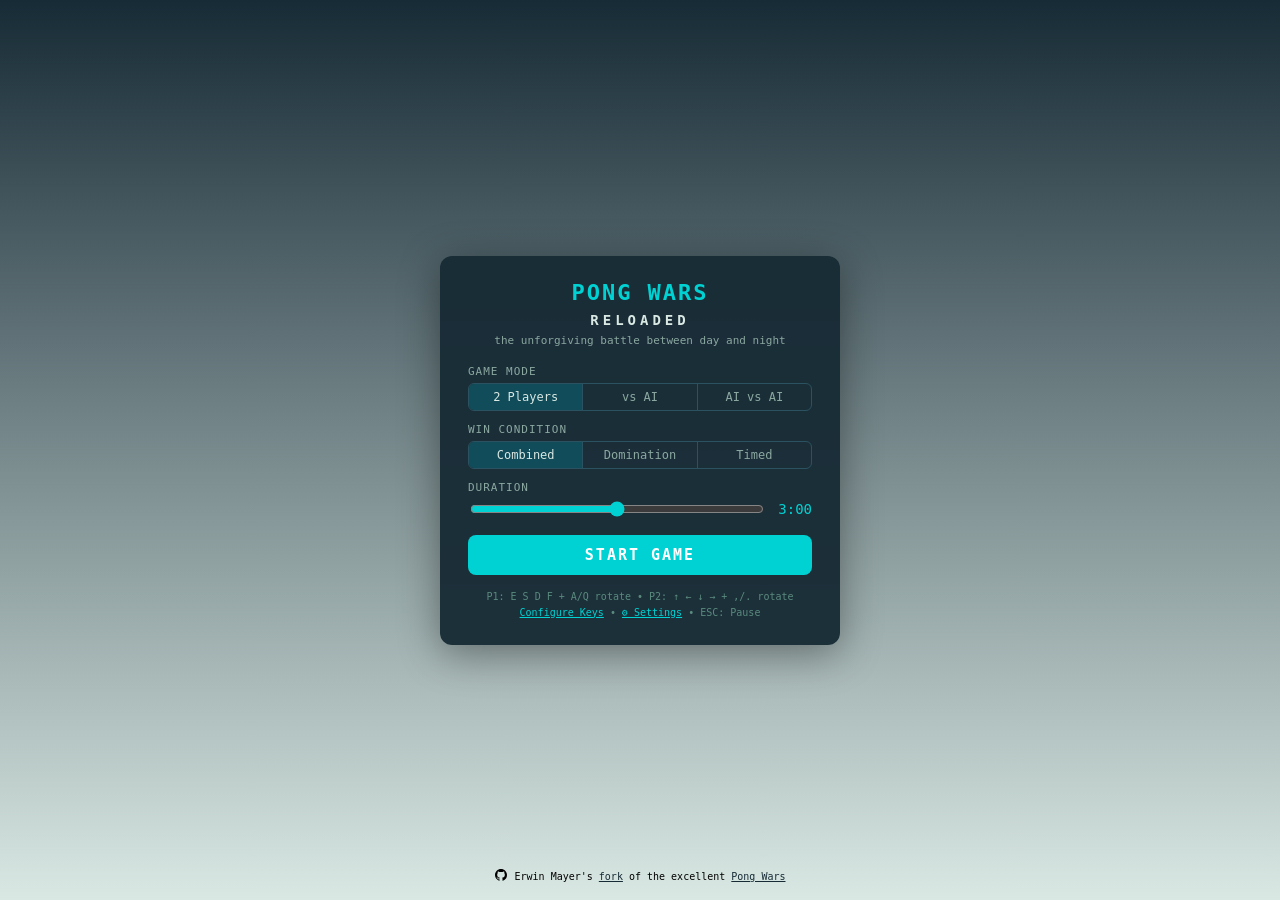
<file: index.html>
<!DOCTYPE html>
<html>

<head>
  <meta charset="utf-8" />
  <meta name="viewport"
    content="width=device-width, initial-scale=1, maximum-scale=1, user-scalable=no, viewport-fit=cover" />
  <title>Pong Wars Reloaded | Erwin Mayer</title>
  <meta name="description"
    content="The unforgiving battle between day and night, good and bad. Written in JavaScript with some HTML & CSS. Feel free to reuse the code and create your own version." />
  <link rel="manifest" href="manifest.json">
  <link rel="icon" type="image/svg+xml" href="icon.svg">
  <link rel="apple-touch-icon" href="icon.svg">
  <meta name="mobile-web-app-capable" content="yes">
  <meta name="apple-mobile-web-app-status-bar-style" content="black-translucent">
  <link rel="canonical" href="https://github.com/mayerwin/pong-wars-reloaded" />
  <link rel="author" href="https://erwinmayer.com" />
  <meta name="theme-color" content="#172B36" />
  <meta name="creator" content="Erwin Mayer" />
  <link rel="stylesheet" id="main-css" href="style.css">
  <script>
    // Cache-bust external CSS/JS: fetch with revalidation, hash content, reload if changed
    (function () {
      var files = [
        { sel: '#main-css', attr: 'href', path: 'style.css' },
        { sel: '#main-js', attr: 'src', path: 'game.js' }
      ];
      files.forEach(function (f) {
        fetch(f.path, { cache: 'no-cache' }).then(function (r) { return r.text(); }).then(function (t) {
          for (var h = 0x811c9dc5, i = 0; i < t.length; i++)
            h ^= t.charCodeAt(i), h = Math.imul(h, 0x01000193);
          var v = (h >>> 0).toString(36);
          var el = document.querySelector(f.sel);
          if (el && el[f.attr].indexOf('?v=' + v) === -1) el[f.attr] = f.path + '?v=' + v;
        });
      });
    })();
  </script>
</head>

<body>
  <div id="game-wrapper">
    <button id="fullscreen-btn" title="Fullscreen"><svg viewBox="0 0 24 24" width="1.2em" height="1.2em"
        stroke="currentColor" stroke-width="2" fill="none" stroke-linecap="round" stroke-linejoin="round">
        <path d="M8 3H5a2 2 0 0 0-2 2v3m18 0V5a2 2 0 0 0-2-2h-3m0 18h3a2 2 0 0 0 2-2v-3M3 16v3a2 2 0 0 0 2 2h3" />
      </svg></button>
    <button id="pause-btn" title="Pause"><svg viewBox="0 0 24 24" width="1.2em" height="1.2em" fill="currentColor">
        <rect x="6" y="4" width="4" height="16"></rect>
        <rect x="14" y="4" width="4" height="16"></rect>
      </svg></button>
    <!-- Mobile left panel (P1 Day) -->
    <div class="mobile-panel large-controls" id="mobile-panel-left">
      <button class="rot-btn rot-btn-top" id="rot-p1-ccw"><svg viewBox="0 0 24 24" width="1.2em" height="1.2em"
          stroke="currentColor" stroke-width="2" fill="none" stroke-linecap="round" stroke-linejoin="round">
          <polyline points="1 4 1 10 7 10"></polyline>
          <path d="M3.51 15a9 9 0 1 0 2.13-9.36L1 10"></path>
        </svg></button>
      <div class="joystick-area" id="joystick-p1">
        <div class="joystick-knob" id="knob-p1"></div>
      </div>
      <button class="rot-btn rot-btn-bottom" id="rot-p1-cw"><svg viewBox="0 0 24 24" width="1.2em" height="1.2em"
          stroke="currentColor" stroke-width="2" fill="none" stroke-linecap="round" stroke-linejoin="round">
          <polyline points="23 4 23 10 17 10"></polyline>
          <path d="M20.49 15a9 9 0 1 1-2.12-9.36L23 10"></path>
        </svg></button>
    </div>

    <!-- Side HUD + progress bar (Day) — between left panel and game area -->
    <div class="side-hud-bar" id="side-hud-bar-left">
      <span class="side-score" id="side-day-score">512</span>
      <span class="side-timer" id="side-timer-left"></span>
      <span class="side-powerups" id="side-day-powerups"></span>
      <div class="side-prog-track">
        <div class="vprog-day" style="height:50%"></div>
        <div class="vprog-night" style="height:50%"></div>
      </div>
    </div>
    <div id="container">
      <canvas id="pongCanvas" width="800" height="800"></canvas>
      <div id="hud">
        <div class="team day-team">
          <span class="team-name">day</span>
          <span class="team-score" id="day-score">512</span>
          <span class="powerup-icons" id="day-powerups"></span>
        </div>
        <span id="timer-display"></span>
        <div class="team night-team">
          <span class="powerup-icons" id="night-powerups"></span>
          <span class="team-score" id="night-score">512</span>
          <span class="team-name">night</span>
        </div>
      </div>
      <div id="progression-bar">
        <div id="prog-day" style="width:50%"></div>
        <div id="prog-night" style="width:50%"></div>
      </div>

      <!-- Mobile bottom panel (AI mode portrait) -->
      <div class="mobile-panel large-controls" id="mobile-panel-bottom">
        <button class="rot-btn rot-btn-top" id="rot-p1b-ccw"><svg viewBox="0 0 24 24" width="1.2em" height="1.2em"
            stroke="currentColor" stroke-width="2" fill="none" stroke-linecap="round" stroke-linejoin="round">
            <polyline points="1 4 1 10 7 10"></polyline>
            <path d="M3.51 15a9 9 0 1 0 2.13-9.36L1 10"></path>
          </svg></button>
        <div class="joystick-area" id="joystick-p1b">
          <div class="joystick-knob" id="knob-p1b"></div>
        </div>
        <button class="rot-btn rot-btn-bottom" id="rot-p1b-cw"><svg viewBox="0 0 24 24" width="1.2em" height="1.2em"
            stroke="currentColor" stroke-width="2" fill="none" stroke-linecap="round" stroke-linejoin="round">
            <polyline points="23 4 23 10 17 10"></polyline>
            <path d="M20.49 15a9 9 0 1 1-2.12-9.36L23 10"></path>
          </svg></button>
      </div>

      <button id="gear-btn" title="Settings">&#x2699;</button>

      <!-- Menu -->
      <div id="menu" class="overlay">
        <div class="menu-content">
          <h1>PONG WARS<br><span>RELOADED</span></h1>
          <p class="menu-subtitle">the unforgiving battle between day and night</p>
          <div class="option-group">
            <label>Game Mode</label>
            <div class="toggle-group" id="mode-select">
              <button data-value="2p" class="active">2 Players</button>
              <button data-value="ai">vs AI</button>
              <button data-value="aivsai">AI vs AI</button>
            </div>
          </div>
          <div class="option-group hidden" id="ai-options">
            <label id="ai-difficulty-label">Day AI Difficulty</label>
            <div class="toggle-group" id="difficulty-select">
              <button data-value="easy">Easy</button>
              <button data-value="medium" class="active">Medium</button>
              <button data-value="hard">Hard</button>
              <button data-value="hardest">Hardest</button>
            </div>
          </div>
          <div class="option-group hidden" id="ai2-options">
            <label id="ai2-difficulty-label">Night AI Difficulty</label>
            <div class="toggle-group" id="difficulty2-select">
              <button data-value="easy">Easy</button>
              <button data-value="medium" class="active">Medium</button>
              <button data-value="hard">Hard</button>
              <button data-value="hardest">Hardest</button>
            </div>
          </div>
          <div class="option-group">
            <label>Win Condition</label>
            <div class="toggle-group" id="win-select">
              <button data-value="combined" class="active">Combined</button>
              <button data-value="domination">Domination</button>
              <button data-value="timed">Timed</button>
            </div>
          </div>
          <div class="option-group" id="duration-options">
            <label>Duration</label>
            <div class="duration-row">
              <input type="range" id="duration-slider" min="60" max="300" value="180" step="30">
              <span class="duration-value" id="duration-label">3:00</span>
            </div>
          </div>
          <button class="start-button" id="start-btn">START GAME</button>
          <div class="controls-help desktop-only" id="desktop-controls-help">
            P1: E S D F + A/Q rotate &bull; P2: Arrows + ,/. rotate<br>
            <a id="config-keys-link" role="button" tabindex="0">Configure Keys</a> &bull; <a id="menu-settings-link" role="button" tabindex="0">&#x2699; Settings</a> &bull;
            ESC: Pause
          </div>
          <div class="controls-help mobile-only">
            Use side joysticks to move &bull; Buttons to rotate<br>
            <a id="menu-settings-link-mobile" role="button" tabindex="0">&#x2699; Settings</a>
          </div>
        </div>
      </div>

      <!-- Settings overlay -->
      <div id="settings-overlay" class="overlay hidden">
        <div class="menu-content" id="settings-content">
          <h1 style="font-size:16px;margin-bottom:6px">&#x2699; SETTINGS</h1>

          <h2 class="settings-section-title">Sound &amp; feedback</h2>
          <div class="setting-row">
            <label>Sound</label>
            <div class="setting-controls">
              <div class="toggle-group" id="snd-toggle" style="min-width:90px">
                <button data-value="on" class="active">On</button>
                <button data-value="off">Off</button>
              </div>
              <button class="reset-btn" data-key="soundEnabled" title="Reset to default">&#x21BA;</button>
            </div>
          </div>
          <div class="setting-row">
            <label>Menu Music</label>
            <div class="setting-controls">
              <div class="toggle-group" id="music-toggle" style="min-width:90px">
                <button data-value="on" class="active">On</button>
                <button data-value="off">Off</button>
              </div>
              <button class="reset-btn" data-key="menuMusicEnabled" title="Reset to default">&#x21BA;</button>
            </div>
          </div>
          <div class="setting-row">
            <label>Volume</label>
            <div class="setting-controls">
              <input type="range" id="volume-slider" min="0" max="100" value="70">
              <span class="setting-value" id="volume-label">70%</span>
              <button class="reset-btn" data-key="soundVolume" title="Reset to default">&#x21BA;</button>
            </div>
          </div>

          <div class="setting-row hidden" id="haptics-row">
            <label>Touch vibration</label>
            <div class="setting-controls">
              <div class="toggle-group" id="haptics-toggle" style="min-width:90px">
                <button data-value="on" class="active">On</button>
                <button data-value="off">Off</button>
              </div>
              <button class="reset-btn" data-key="hapticsEnabled" title="Reset to default">&#x21BA;</button>
            </div>
          </div>

          <h2 class="settings-section-title">Visual Effects</h2>
          <div class="setting-row">
            <label>Color Theme</label>
            <div class="setting-controls">
              <div class="toggle-group" id="theme-toggle" style="flex-wrap: wrap;">
                <button data-value="coral">Coral</button>
                <button data-value="sunset">Sunset</button>
                <button data-value="cyber" class="active">Cyber</button>
              </div>
              <button class="reset-btn" data-key="theme" title="Reset to default">&#x21BA;</button>
            </div>
          </div>
          <div class="setting-row">
            <label>All Effects</label>
            <div class="setting-controls">
              <div class="toggle-group" id="fx-master" style="min-width:90px">
                <button data-value="on" class="active">On</button>
                <button data-value="off">Off</button>
              </div>
              <button class="reset-btn" data-key="effectsEnabled" title="Reset to default">&#x21BA;</button>
            </div>
          </div>
          <div id="fx-sub">
            <div class="setting-row">
              <label>Screen Shake</label>
              <div class="setting-controls">
                <div class="toggle-group" id="fx-shake" style="min-width:90px">
                  <button data-value="on" class="active">On</button>
                  <button data-value="off">Off</button>
                </div>
                <button class="reset-btn" data-key="screenShake" title="Reset to default">&#x21BA;</button>
              </div>
            </div>
            <div class="setting-row">
              <label>Racket Outline</label>
              <div class="setting-controls">
                <div class="toggle-group" id="fx-outline" style="min-width:90px">
                  <button data-value="on" class="active">On</button>
                  <button data-value="off">Off</button>
                </div>
                <button class="reset-btn" data-key="racketOutline" title="Reset to default">&#x21BA;</button>
              </div>
            </div>
            <div class="setting-row">
              <label>Grid Lines</label>
              <div class="setting-controls">
                <div class="toggle-group" id="fx-grid" style="min-width:90px">
                  <button data-value="on" class="active">On</button>
                  <button data-value="off">Off</button>
                </div>
                <button class="reset-btn" data-key="gridEffect" title="Reset to default">&#x21BA;</button>
              </div>
            </div>
            <div class="setting-row">
              <label>Particles</label>
              <div class="setting-controls">
                <div class="toggle-group" id="fx-particles" style="min-width:90px">
                  <button data-value="on" class="active">On</button>
                  <button data-value="off">Off</button>
                </div>
                <button class="reset-btn" data-key="particles" title="Reset to default">&#x21BA;</button>
              </div>
            </div>
          </div>

          <div class="setting-row">
            <label>Progress Bar</label>
            <div class="setting-controls">
              <div class="toggle-group" id="fx-progbar" style="min-width:90px">
                <button data-value="on" class="active">On</button>
                <button data-value="off">Off</button>
              </div>
              <button class="reset-btn" data-key="progressionBar" title="Reset to default">&#x21BA;</button>
            </div>
          </div>

          <h2 class="settings-section-title">Powerups</h2>
          <div class="setting-row game-logic-setting" id="pu-freq-row">
            <label>Frequency</label>
            <div class="setting-controls">
              <input type="range" id="pu-freq-slider" min="5" max="60" value="15" step="5">
              <span class="setting-value" id="pu-freq-label">15s</span>
              <button class="reset-btn" data-key="powerupFrequency" title="Reset to default">&#x21BA;</button>
            </div>
          </div>
          <div class="setting-row game-logic-setting" id="pu-dur-row">
            <label>Duration</label>
            <div class="setting-controls">
              <input type="range" id="pu-dur-slider" min="10" max="120" value="40" step="5" aria-describedby="pu-duration-note">
              <span class="setting-value" id="pu-dur-label">40s</span>
              <button class="reset-btn" data-key="powerupDuration" title="Reset to default">&#x21BA;</button>
            </div>
          </div>
          <p class="setting-note" id="pu-duration-note">Pierce Ball always lasts 6 seconds at half speed.</p>
          <div class="setting-row game-logic-setting" id="pu-mirror-row">
            <label>Mirrored Types</label>
            <div class="setting-controls">
              <div class="toggle-group" id="pu-mirror-toggle" style="min-width:90px">
                <button data-value="on">On</button>
                <button data-value="off" class="active">Off</button>
              </div>
              <button class="reset-btn" data-key="mirroredPowerups" title="Reset to default">&#x21BA;</button>
            </div>
          </div>

          <h2 class="settings-section-title">Gameplay</h2>
          <div class="setting-row game-logic-setting" id="free-move-row">
            <label>Free Movement</label>
            <div class="setting-controls">
              <div class="toggle-group" id="free-move-toggle" style="min-width:90px">
                <button data-value="on">On</button>
                <button data-value="off" class="active">Off</button>
              </div>
              <button class="reset-btn" data-key="freeMovement" title="Reset to default">&#x21BA;</button>
            </div>
          </div>

          <div class="setting-row hidden" id="touch-mode-row">
            <label>Touch Controls</label>
            <div class="setting-controls">
              <div class="toggle-group" id="touch-mode-toggle" style="min-width:90px">
                <button data-value="on">On</button>
                <button data-value="off">Off</button>
              </div>
              <button class="reset-btn" data-key="touchControls" title="Reset to default">&#x21BA;</button>
            </div>
          </div>

          <button class="secondary-button desktop-only" id="settings-keys-btn">Configure Keys</button>
          <button class="start-button" id="close-settings-btn" style="margin-top:10px">DONE</button>
        </div>
      </div>

      <!-- Keybind overlay -->
      <div id="keybind-overlay" class="overlay hidden">
        <div class="menu-content">
          <h1 style="font-size:16px;margin-bottom:12px">KEY BINDINGS</h1>
          <div class="keybind-grid" id="keybind-grid"></div>
          <button class="secondary-button" id="reset-keys-btn">Reset to Defaults</button>
          <button class="start-button" id="close-keys-btn" style="margin-top:10px">DONE</button>
        </div>
      </div>

      <!-- Pause -->
      <div id="pause-overlay" class="overlay hidden">
        <div class="menu-content">
          <h1 style="font-size:26px">PAUSED</h1>
          <p style="font-size:11px;color:#8ba8a0;margin:6px 0">ESC to resume</p>
          <button class="start-button" id="resume-btn">RESUME</button>
          <button class="secondary-button" id="pause-settings-btn">&#x2699; SETTINGS</button>
          <button class="secondary-button" id="quit-btn">QUIT TO MENU</button>
        </div>
      </div>

      <!-- Game Over -->
      <div id="gameover" class="overlay hidden">
        <div class="menu-content" id="gameover-content">
          <h1 id="winner-text">DAY WINS!</h1>
          <p id="final-score">520 - 504</p>
          <button class="start-button" id="play-again-btn">PLAY AGAIN</button>
          <button class="secondary-button" id="menu-btn">MENU</button>
        </div>
      </div>



      <p id="made">
        <svg class="gh-icon" viewBox="0 0 16 16" fill="currentColor">
          <path
            d="M8 0C3.58 0 0 3.58 0 8c0 3.54 2.29 6.53 5.47 7.59.4.07.55-.17.55-.38 0-.19-.01-.82-.01-1.49-2.01.37-2.53-.49-2.69-.94-.09-.23-.48-.94-.82-1.13-.28-.15-.68-.52-.01-.53.63-.01 1.08.58 1.23.82.72 1.21 1.87.87 2.33.66.07-.52.28-.87.51-1.07-1.78-.2-3.64-.89-3.64-3.95 0-.87.31-1.59.82-2.15-.08-.2-.36-1.02.08-2.12 0 0 .67-.21 2.2.82.64-.18 1.32-.27 2-.27.68 0 1.36.09 2 .27 1.53-1.04 2.2-.82 2.2-.82.44 1.1.16 1.92.08 2.12.51.56.82 1.27.82 2.15 0 3.07-1.87 3.75-3.65 3.95.29.25.54.73.54 1.48 0 1.07-.01 1.93-.01 2.2 0 .21.15.46.55.38A8.013 8.013 0 0016 8c0-4.42-3.58-8-8-8z" />
        </svg> Erwin Mayer's <a href="https://github.com/mayerwin/pong-wars-reloaded" target="_blank"
          rel="noopener">fork</a> of the excellent <a href="https://github.com/vnglst/pong-wars" target="_blank"
          rel="noopener">Pong Wars</a>
      </p>
    </div>

    <!-- Side HUD + progress bar (Night) — between game area and right panel -->
    <div class="side-hud-bar" id="side-hud-bar-right">
      <span class="side-score" id="side-night-score">512</span>
      <span class="side-timer" id="side-timer-right"></span>
      <span class="side-powerups" id="side-night-powerups"></span>
      <div class="side-prog-track">
        <div class="vprog-day" style="height:50%"></div>
        <div class="vprog-night" style="height:50%"></div>
      </div>
    </div>
    <!-- Mobile right panel (P2 Night) -->
    <div class="mobile-panel large-controls" id="mobile-panel-right">
      <button class="rot-btn rot-btn-top" id="rot-p2-ccw"><svg viewBox="0 0 24 24" width="1.2em" height="1.2em"
          stroke="currentColor" stroke-width="2" fill="none" stroke-linecap="round" stroke-linejoin="round">
          <polyline points="1 4 1 10 7 10"></polyline>
          <path d="M3.51 15a9 9 0 1 0 2.13-9.36L1 10"></path>
        </svg></button>
      <div class="joystick-area" id="joystick-p2">
        <div class="joystick-knob" id="knob-p2"></div>
      </div>
      <button class="rot-btn rot-btn-bottom" id="rot-p2-cw"><svg viewBox="0 0 24 24" width="1.2em" height="1.2em"
          stroke="currentColor" stroke-width="2" fill="none" stroke-linecap="round" stroke-linejoin="round">
          <polyline points="23 4 23 10 17 10"></polyline>
          <path d="M20.49 15a9 9 0 1 1-2.12-9.36L23 10"></path>
        </svg></button>
    </div>
  </div>


  <!-- Rotate Device Overlay (1 vs 1 mobile portrait) -->
  <div id="rotate-overlay" class="overlay hidden">
    <div class="menu-content">
      <svg viewBox="0 0 24 24" width="64" height="64" fill="none" stroke="currentColor" stroke-width="2"
        stroke-linecap="round" stroke-linejoin="round" style="margin-bottom: 20px; opacity: 0.8;">
        <rect x="5" y="2" width="14" height="20" rx="2" ry="2" transform="rotate(90 12 12)"></rect>
        <path d="M12 18v-3"></path>
        <path d="M12 9v-3"></path>
        <path d="M17 12l-2 2-2-2"></path>
        <path d="M7 12l2-2 2 2"></path>
      </svg>
      <h2 style="margin: 0; font-size: 18px;">Please Rotate Device</h2>
      <p style="font-size: 14px; opacity: 0.7; margin-top: 10px;">Landscape orientation is required<br>for 1 vs 1 mobile
        play.</p>
    </div>
  </div>

  <script src="menu-music.js"></script>
  <script src="ui-feedback.js"></script>
  <script id="main-js" src="game.js"></script>
</body>

</html>
</file>
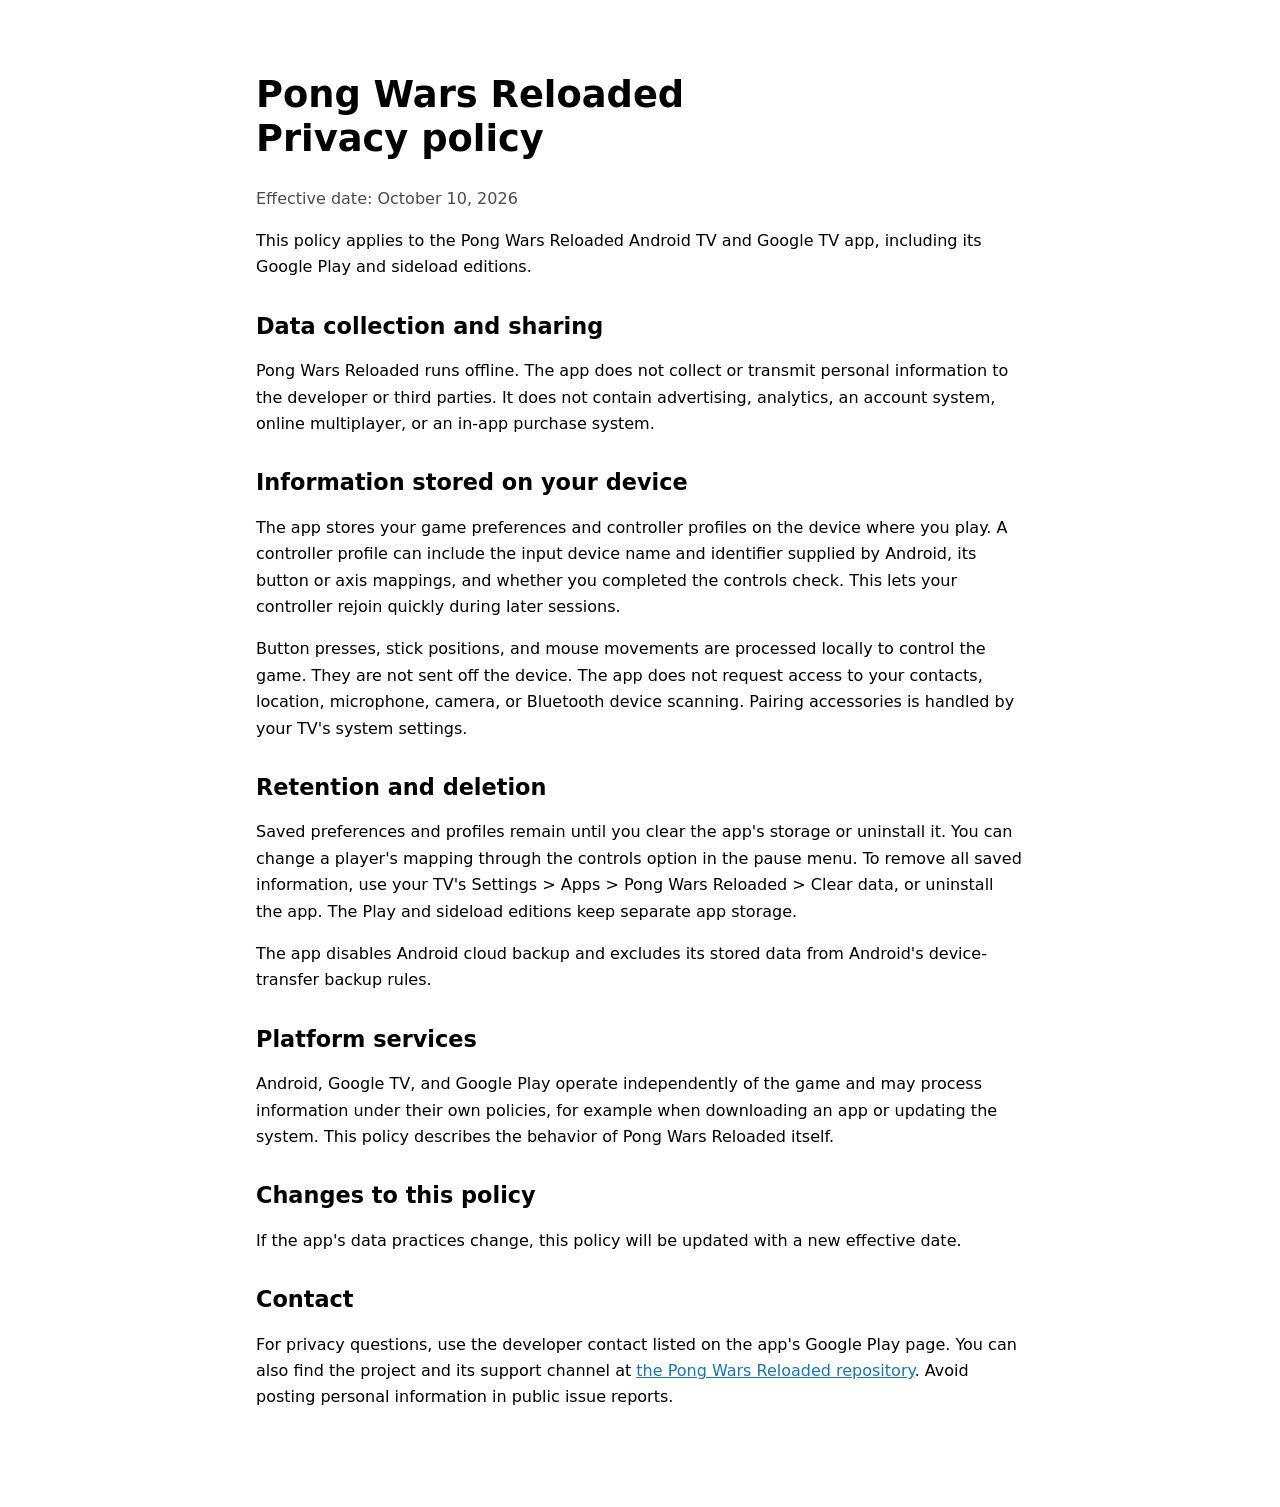
<file: android/publishing/privacy.html>
<!doctype html>
<html lang="en">
<head>
  <meta charset="utf-8">
  <meta name="viewport" content="width=device-width,initial-scale=1">
  <meta http-equiv="Content-Security-Policy" content="default-src 'none'; style-src 'unsafe-inline'; base-uri 'none'; form-action 'none'">
  <title>Privacy policy — Pong Wars Reloaded</title>
  <style>
    :root { color-scheme: light dark; font-family: system-ui, sans-serif; line-height: 1.65; }
    body { max-width: 48rem; margin: 0 auto; padding: 3rem 1.5rem 5rem; }
    h1, h2 { line-height: 1.2; } h1 { font-size: 2.3rem; } h2 { margin-top: 2rem; font-size: 1.4rem; }
    a { color: #1675b9; } @media (prefers-color-scheme: dark) { a { color: #76c5ff; } }
    .date { opacity: .7; }
  </style>
</head>
<body>
  <main>
    <h1>Pong Wars Reloaded<br>Privacy policy</h1>
    <p class="date">Effective date: October 10, 2026</p>
    <p>This policy applies to the Pong Wars Reloaded Android TV and Google TV app, including its Google Play and sideload editions.</p>

    <h2>Data collection and sharing</h2>
    <p>Pong Wars Reloaded runs offline. The app does not collect or transmit personal information to the developer or third parties. It does not contain advertising, analytics, an account system, online multiplayer, or an in-app purchase system.</p>

    <h2>Information stored on your device</h2>
    <p>The app stores your game preferences and controller profiles on the device where you play. A controller profile can include the input device name and identifier supplied by Android, its button or axis mappings, and whether you completed the controls check. This lets your controller rejoin quickly during later sessions.</p>
    <p>Button presses, stick positions, and mouse movements are processed locally to control the game. They are not sent off the device. The app does not request access to your contacts, location, microphone, camera, or Bluetooth device scanning. Pairing accessories is handled by your TV's system settings.</p>

    <h2>Retention and deletion</h2>
    <p>Saved preferences and profiles remain until you clear the app's storage or uninstall it. You can change a player's mapping through the controls option in the pause menu. To remove all saved information, use your TV's Settings &gt; Apps &gt; Pong Wars Reloaded &gt; Clear data, or uninstall the app. The Play and sideload editions keep separate app storage.</p>
    <p>The app disables Android cloud backup and excludes its stored data from Android's device-transfer backup rules.</p>

    <h2>Platform services</h2>
    <p>Android, Google TV, and Google Play operate independently of the game and may process information under their own policies, for example when downloading an app or updating the system. This policy describes the behavior of Pong Wars Reloaded itself.</p>

    <h2>Changes to this policy</h2>
    <p>If the app's data practices change, this policy will be updated with a new effective date.</p>

    <h2>Contact</h2>
    <p>For privacy questions, use the developer contact listed on the app's Google Play page. You can also find the project and its support channel at <a href="https://github.com/mayerwin/pong-wars-reloaded">the Pong Wars Reloaded repository</a>. Avoid posting personal information in public issue reports.</p>
  </main>
</body>
</html>
</file>
<file: style.css>
/* ==================== THEMES ==================== */
:root {
  /* Default Theme: Cyber */
  --ui-accent: #00D2D3;
  --ui-accent-rgb: 0, 210, 211;
  --powerup-color: #00D2D3;
}

body.theme-sunset {
  --ui-accent: #F4A261;
  --ui-accent-rgb: 244, 162, 97;
  --powerup-color: #F4A261;
}

body.theme-coral {
  --ui-accent: #F25F5C;
  --ui-accent-rgb: 242, 95, 92;
  --powerup-color: #F25F5C;
}



/* ==================== BASE ==================== */
* {
  box-sizing: border-box;
  -webkit-tap-highlight-color: transparent;
}

html {
  height: 100%;
  height: 100dvh;
  overscroll-behavior: none;
  touch-action: none;
  -webkit-touch-callout: none;
}

body {
  height: 100%;
  height: 100dvh;
  margin: 0;
  padding: 0;
  display: flex;
  justify-content: center;
  align-items: center;
  background: linear-gradient(to bottom, #172b36 0%, #d9e8e3 100%);
  overflow: hidden;
  touch-action: none;
  overscroll-behavior: none;
  font-family: monospace;
  -webkit-user-select: none;
  user-select: none;
  -webkit-touch-callout: none;
}

#game-wrapper {
  display: flex;
  flex-direction: row;
  align-items: center;
  justify-content: center;
  height: 100%;
  width: 100%;
}

/* ==================== CONTAINER ==================== */
#container {
  display: flex;
  align-items: center;
  flex-direction: column;
  width: min(70vh, 80%);
  max-width: 600px;
  height: 100%;
  position: relative;
}

/* ==================== CANVAS ==================== */
#pongCanvas {
  display: block;
  /* The engine draws antialiased vectors at full display density. Preserve
     those pixels when CSS sizing/centering lands between physical pixels. */
  image-rendering: pixelated;
  image-rendering: crisp-edges;
  border-radius: 4px;
  overflow: hidden;
  width: 100%;
  margin-top: auto;
  box-shadow: 0 0 20px rgba(0, 0, 0, 0.2);
}

/* ==================== HUD ==================== */
#hud {
  display: flex;
  justify-content: space-between;
  align-items: center;
  width: 100%;
  margin-top: 10px;
  font-size: 13px;
  color: #172b36;
  padding: 0 4px;
}

.team {
  display: flex;
  align-items: center;
  gap: 5px;
}

.team-score {
  font-weight: bold;
  font-size: 15px;
}

.powerup-icons {
  display: flex;
  gap: 3px;
}

.powerup-icon {
  display: inline-flex;
  align-items: center;
  justify-content: center;
  min-width: 18px;
  height: 18px;
  border-radius: 9px;
  padding: 0 3px;
  background: var(--ui-accent);
  color: #fff;
  font-size: 10px;
  font-weight: bold;
  text-align: center;
  line-height: 18px;
  white-space: nowrap;
  box-sizing: border-box;
}

#timer-display {
  font-size: 15px;
  font-weight: bold;
  color: #172b36;
  min-width: 40px;
  text-align: center;
}

#duration-label {
  cursor: pointer;
}

/* Progress bar — ONLY visible in-game */
#progression-bar {
  width: 100%;
  height: 6px;
  border-radius: 3px;
  overflow: hidden;
  margin-top: 6px;
  display: none;
  box-shadow: inset 0 1px 3px rgba(0, 0, 0, 0.15);
}

body.game-active #progression-bar {
  display: flex;
}

#prog-day {
  height: 100%;
  background: #D9E8E3;
  transition: width 0.3s;
}

#prog-night {
  height: 100%;
  background: #114C5A;
  transition: width 0.3s;
}

/* HUD — ONLY visible in-game */
body:not(.game-active) #hud {
  display: none;
}

/* ==================== FOOTER ==================== */
#made {
  text-align: center;
  line-height: 1.5;
  margin-top: auto;
  margin-bottom: 16px;
  font-size: 10px;
  position: relative;
  z-index: 15;
  /* above overlay so links are clickable on menu */
}

#made a {
  color: #172b36;
  text-decoration: underline;
}

#made .gh-icon {
  width: 12px;
  height: 12px;
  vertical-align: -1px;
  margin-right: 2px;
}

/* Small screen: pin footer to bottom */
body.is-small-screen #made {
  position: fixed;
  bottom: 16px;
  left: 16px;
  right: 16px;
  margin: 0;
}

/* Hide footer in landscape on phone-sized screens */
@media (orientation: landscape) and (max-height: 500px) {
  #made {
    display: none;
  }
}

/* ==================== TOUCH CONTROLS ==================== */
.mobile-panel {
  display: none;
  flex-direction: column;
  align-items: center;
  justify-content: center;
  gap: 12px;
  padding: 4px;
  width: 70px;
  flex-shrink: 0;
}

/* Semantic Player Control Visibility: Hide panels when controlled by AI */
body.p1-ai #mobile-panel-left,
body.p1-ai #mobile-panel-bottom {
  display: none !important;
}

body.p2-ai #mobile-panel-right {
  display: none !important;
}

/* Standard control pad: buttons col 1 (left), joystick col 2 (right) — rotated per orientation */
body.is-mobile.game-active .mobile-panel {
  display: grid;
  width: auto;
  grid-template-columns: auto auto;
  grid-template-rows: 1fr 1fr;
  gap: 14px 12px;
  align-items: center;
  justify-items: center;
  padding: 6px 10px;
}

body.is-mobile.game-active .mobile-panel .rot-btn-top {
  grid-row: 1;
  grid-column: 1;
}

body.is-mobile.game-active .mobile-panel .rot-btn-bottom {
  grid-row: 2;
  grid-column: 1;
}

body.is-mobile.game-active .mobile-panel .joystick-area {
  grid-row: 1 / 3;
  grid-column: 2;
}

/* Premium 'large-scale' controls component system */
body.is-mobile.game-active .mobile-panel.large-controls {
  gap: 14px 80px;
}

body.is-mobile.game-active .mobile-panel.large-controls .joystick-area {
  width: 84px;
  height: 84px;
}

body.is-mobile.game-active .mobile-panel.large-controls .joystick-knob {
  width: 36px;
  height: 36px;
}

body.is-mobile.game-active .mobile-panel.large-controls .rot-btn {
  width: 62px;
  height: 62px;
  font-size: 24px;
}


/* Unified Solo Desktop Touch Layout (Strictly for laptops/monitors with touch enabled) */
body.is-mobile.has-fine-pointer.game-active.ai-mode #made,
body.is-mobile.has-fine-pointer.game-active.ai-mode .side-hud-bar,
body.is-mobile.has-fine-pointer.game-active.ai-mode #mobile-panel-left,
body.is-mobile.has-fine-pointer.game-active.ai-mode #mobile-panel-right {
  display: none !important;
}

body.is-mobile.has-fine-pointer.game-active.ai-mode #hud,
body.is-mobile.has-fine-pointer.game-active.ai-mode #progression-bar {
  display: flex !important;
}

body.is-mobile.has-fine-pointer.game-active.ai-mode:not(.p1-ai) #mobile-panel-bottom {
  display: grid !important;
  position: fixed;
  bottom: 72px;
  left: 50%;
  transform: translateX(-50%);
  width: auto;
  margin: 0;
  z-index: 10;
}

body.is-mobile.has-fine-pointer.game-active.ai-mode #game-wrapper {
  flex-direction: column !important;
  align-items: center !important;
  justify-content: center !important;
  padding-top: 0 !important;
  padding-bottom: 220px !important;
}

body.is-mobile.has-fine-pointer.game-active.ai-mode #container {
  width: auto !important;
  max-width: 100% !important;
  margin: 0 auto !important;
  flex: 0 0 auto !important;
  height: auto !important;
}

body.is-mobile.has-fine-pointer.game-active.ai-mode #pongCanvas {
  /* Restore square aspect ratio and cap height to clear the bottom panel */
  aspect-ratio: 1 / 1 !important;
  width: auto !important;
  height: min(calc(100vh - 275px), 600px) !important;
  margin-top: 0 !important;
}

#mobile-panel-bottom {
  display: none;
}

/* Base AI Mode hiding: ensure right panel is always hidden in solo matches */

.joystick-area {
  width: 56px;
  height: 56px;
  border-radius: 50%;
  background: rgba(23, 43, 54, 0.25);
  border: 2px solid rgba(var(--ui-accent-rgb), 0.4);
  position: relative;
  touch-action: none;
}

.joystick-knob {
  width: 24px;
  height: 24px;
  border-radius: 50%;
  background: rgba(var(--ui-accent-rgb), 0.5);
  position: absolute;
  top: 50%;
  left: 50%;
  transform: translate(-50%, -50%);
  pointer-events: none;
  will-change: transform;
}

.rotate-btns {
  display: flex;
  gap: 16px;
}

.rot-btn {
  width: 36px;
  height: 36px;
  border-radius: 50%;
  background: rgba(23, 43, 54, 0.4);
  border: 2px solid rgba(var(--ui-accent-rgb), 0.35);
  color: #D9E8E3;
  font-size: 16px;
  cursor: pointer;
  touch-action: none;
  display: flex;
  align-items: center;
  justify-content: center;
  padding: 0;
}

.rot-btn:active,
.rot-btn.pressed {
  background: rgba(var(--ui-accent-rgb), 0.5);
}

/* Side HUD bars — hidden by default, shown in landscape in-game */
.side-hud-bar {
  display: none;
}

#fullscreen-btn {
  display: none;
  position: fixed;
  top: 6px;
  left: 6px;
  z-index: 20;
  background: rgba(23, 43, 54, 0.7);
  border: 1px solid rgba(var(--ui-accent-rgb), 0.4);
  color: #D9E8E3;
  font-size: 18px;
  width: 28px;
  height: 28px;
  border-radius: 6px;
  cursor: pointer;
  align-items: center;
  justify-content: center;
  padding: 0;
}

body.is-mobile.game-active #fullscreen-btn {
  display: flex;
}

#pause-btn {
  display: none;
  position: fixed;
  top: 6px;
  left: 40px;
  z-index: 20;
  background: rgba(23, 43, 54, 0.7);
  border: 1px solid rgba(var(--ui-accent-rgb), 0.4);
  color: #D9E8E3;
  font-size: 18px;
  width: 28px;
  height: 28px;
  border-radius: 6px;
  cursor: pointer;
  align-items: center;
  justify-content: center;
  padding: 0;
}

body.is-mobile.game-active #pause-btn {
  display: flex;
}

/* Hide gear button on mobile/touch (pause menu has settings access) */
body.is-mobile #gear-btn {
  display: none;
}

/* ==================== MOBILE ==================== */
body.is-small-screen #pongCanvas {
  border-radius: 0;
  box-shadow: none;
}

/* Mobile in-game footer hidden when touch controls active (prevent accidental taps) */
body.is-mobile:not(.has-fine-pointer).game-active #made {
  display: none;
}

/* ==================== PORTRAIT MOBILE IN-GAME ==================== */
@media (orientation: portrait) {

  /* --- Layout: applies to all mobile/touch-active devices --- */
  body.is-mobile.game-active #made {
    display: none;
  }

  body.is-mobile.game-active #game-wrapper {
    flex-direction: row;
    flex-wrap: wrap;
    justify-content: center;
    align-items: center;
    align-content: center;
    gap: 0;
  }

  body.is-mobile.game-active #container {
    width: 100%;
    max-width: 600px;
    padding: 0;
    margin: 0 auto 20vh auto;
    flex: 0 0 auto;
    order: 0;
    height: auto;
  }

  body.is-mobile.game-active #pongCanvas {
    margin-top: 0;
  }

  body.is-mobile.game-active .side-hud-bar {
    display: none !important;
  }

  /* --- Touch controls: only when touch enabled --- */
  body.is-mobile.game-active #mobile-panel-left {
    order: 1;
    margin-left: 26px;
    position: fixed;
    bottom: 72px;
    left: 0;
  }

  body.is-mobile.game-active #mobile-panel-right {
    order: 2;
    margin-right: 26px;
    position: fixed;
    bottom: 72px;
    right: 0;
  }

  /* Standard portrait sizes (applied to 2P mode side-panels if not overridden) */
  body.is-mobile.game-active .mobile-panel:not(.large-controls) .joystick-area {
    width: 62px;
    height: 62px;
  }

  body.is-mobile.game-active .mobile-panel:not(.large-controls) .joystick-knob {
    width: 26px;
    height: 26px;
  }

  body.is-mobile.game-active .mobile-panel:not(.large-controls) .rot-btn {
    width: 48px;
    height: 48px;
    font-size: 19px;
  }

  /* AI mode touch controls: hide side panels and use centered bottom panel (Mobile Only) */
  body.is-mobile:not(.has-fine-pointer).game-active.ai-mode #mobile-panel-left,
  body.is-mobile:not(.has-fine-pointer).game-active.ai-mode #mobile-panel-right {
    display: none;
  }

  body.is-mobile:not(.has-fine-pointer).game-active.ai-mode:not(.p1-ai) #mobile-panel-bottom {
    display: grid;
    position: fixed;
    bottom: 72px;
    left: 50%;
    transform: translateX(-50%);
  }

  body.is-mobile:not(.has-fine-pointer).game-active.ai-mode #container {
    width: auto;
    max-width: 100%;
  }
}

/* ===== LANDSCAPE MOBILE IN-GAME (touch enabled) ===== */
@media (orientation: landscape) {

  /* --- ALL TOUCH: same standard grid as portrait, rotated per player ---
     Standard layout: buttons col 1, joystick col 2 (buttons-left, joystick-right).
     Left player faces right: rotate 90° CW → joystick at bottom (player's right), buttons at top (player's left).
     Right player faces left: rotate 90° CCW → joystick at bottom (player's right), buttons at top (player's left). */
  /* --- PREMIUM CONTROL COMPONENT: Standard layout for side panels --- */
  body.is-mobile.game-active #mobile-panel-left,
  body.is-mobile.game-active #mobile-panel-right {
    display: grid;
    flex-shrink: 0;
    gap: 14px 80px;
  }

  /* Side panel hiding handled by p2-ai class */

  /* Control sizes for all premium panels (both orientations) */
  body.is-mobile.game-active #mobile-panel-left .joystick-area,
  body.is-mobile.game-active #mobile-panel-right .joystick-area,
  body.is-mobile.game-active.ai-mode #mobile-panel-bottom .joystick-area {
    width: 84px;
    height: 84px;
  }

  body.is-mobile.game-active #mobile-panel-left .joystick-knob,
  body.is-mobile.game-active #mobile-panel-right .joystick-knob,
  body.is-mobile.game-active.ai-mode #mobile-panel-bottom .joystick-knob {
    width: 36px;
    height: 36px;
  }

  body.is-mobile.game-active #mobile-panel-left .rot-btn,
  body.is-mobile.game-active #mobile-panel-right .rot-btn,
  body.is-mobile.game-active.ai-mode #mobile-panel-bottom .rot-btn {
    width: 62px;
    height: 62px;
    font-size: 24px;
  }

  /* --- Orientation Overrides --- */
  body.is-mobile.game-active .mobile-panel:not(.large-controls) {
    /* Lower gap for small orientation-specific panels */
    gap: 14px 12px;
  }

  /* Pin panels to screen edges and rotate. translateX pushes them to the right from the player's perspective */
  body.is-mobile:not(.has-fine-pointer).game-active #mobile-panel-left {
    position: fixed;
    left: 0px;
    /* changed from 22px to compensate for rotated box dimensions */
    top: 50%;
    transform: translateY(-50%) rotate(90deg) translateX(30px);
  }

  body.is-mobile:not(.has-fine-pointer).game-active #mobile-panel-right {
    position: fixed;
    right: 0px;
    /* changed from 22px to compensate for rotated box dimensions */
    top: 50%;
    transform: translateY(-50%) rotate(-90deg) translateX(30px);
  }

  /* --- Layout: applies to ALL small screens (touch on or off) --- */
  body.is-small-screen.game-active #game-wrapper {
    align-items: center;
  }

  body.is-small-screen.game-active #container {
    width: auto;
    max-width: none;
    flex: 0 0 auto;
    height: 100%;
    padding: 0;
  }

  body.is-small-screen.game-active #pongCanvas {
    width: auto;
    height: 100%;
    aspect-ratio: 1 / 1;
    margin-top: 0;
  }

  /* Hide center HUD + progress bar — side HUD bars replace them */
  body.is-small-screen.game-active #hud {
    display: none !important;
  }

  body.is-small-screen.game-active #progression-bar {
    display: none !important;
  }

  /* Side HUD bars: 2-column grid — progress bar inner, text outer */
  body.is-small-screen.game-active .side-hud-bar {
    display: grid;
    flex-shrink: 0;
    flex-grow: 0;
    grid-template-rows: auto 1fr auto;
    gap: 2px;
    padding: 4px 0;
    height: 100%;
    font-family: monospace;
    font-size: 10px;
    color: #D9E8E3;
  }

  /* Left bar: [text | prog] — 5px gap between prog and canvas */
  body.is-small-screen.game-active #side-hud-bar-left {
    grid-template-columns: auto 6px;
    column-gap: 3px;
    padding-left: 2px;
    padding-right: 5px;
  }

  body.is-small-screen.game-active #side-hud-bar-left .side-score {
    grid-column: 1;
    grid-row: 1;
  }

  body.is-small-screen.game-active #side-hud-bar-left .side-timer {
    grid-column: 1;
    grid-row: 2;
  }

  body.is-small-screen.game-active #side-hud-bar-left .side-powerups {
    grid-column: 1;
    grid-row: 3;
  }

  body.is-small-screen.game-active #side-hud-bar-left .side-prog-track {
    grid-column: 2;
    grid-row: 1 / 4;
  }

  /* Right bar: [prog | text] — 5px gap between prog and canvas */
  body.is-small-screen.game-active #side-hud-bar-right {
    grid-template-columns: 6px auto;
    column-gap: 3px;
    padding-right: 2px;
    padding-left: 5px;
  }

  body.is-small-screen.game-active #side-hud-bar-right .side-prog-track {
    grid-column: 1;
    grid-row: 1 / 4;
  }

  body.is-small-screen.game-active #side-hud-bar-right .side-score {
    grid-column: 2;
    grid-row: 1;
  }

  body.is-small-screen.game-active #side-hud-bar-right .side-timer {
    grid-column: 2;
    grid-row: 2;
  }

  body.is-small-screen.game-active #side-hud-bar-right .side-powerups {
    grid-column: 2;
    grid-row: 3;
  }

  body.is-small-screen.game-active .side-hud-bar .side-score {
    font-weight: bold;
    font-size: 12px;
    white-space: nowrap;
  }

  body.is-small-screen.game-active .side-hud-bar .side-timer {
    font-size: 10px;
    font-weight: bold;
    white-space: nowrap;
  }

  body.is-small-screen.game-active .side-hud-bar .side-powerups {
    display: flex;
    gap: 2px;
    flex-direction: column;
  }

  /* Touch ON: players face short edges, so rotate text vertically */
  body.is-small-screen.is-mobile.game-active .side-hud-bar .side-score {
    writing-mode: vertical-rl;
    align-self: start;
  }

  body.is-small-screen.is-mobile.game-active .side-hud-bar .side-timer {
    writing-mode: vertical-rl;
    align-self: center;
  }

  body.is-small-screen.is-mobile.game-active .side-hud-bar .side-powerups {
    writing-mode: vertical-rl;
    align-self: end;
    flex-direction: row;
    align-items: center;
  }

  body.is-small-screen.is-mobile.game-active #side-hud-bar-right .side-score,
  body.is-small-screen.is-mobile.game-active #side-hud-bar-right .side-timer,
  body.is-small-screen.is-mobile.game-active #side-hud-bar-right .side-powerups {
    transform: rotate(180deg);
  }

  body.is-small-screen.game-active .side-hud-bar .side-prog-track {
    width: 6px;
    border-radius: 0;
    overflow: hidden;
    display: flex;
    flex-direction: column;
    box-shadow: inset 0 1px 3px rgba(0, 0, 0, 0.15);
    margin: -4px 0;
    /* negate parent's 4px top/bottom padding so prog track is full height */
    align-self: stretch;
  }

  body.is-small-screen.game-active .side-hud-bar .vprog-day {
    background: #D9E8E3;
    transition: height 0.3s;
  }

  body.is-small-screen.game-active .side-hud-bar .vprog-night {
    background: #114C5A;
    transition: height 0.3s;
  }

  body.is-small-screen.game-active .side-hud-bar.prog-hidden .side-prog-track {
    display: none;
  }

  /* --- Touch controls only --- */
  body.is-mobile:not(.has-fine-pointer).game-active #made {
    display: none;
  }

  body.is-mobile:not(.has-fine-pointer).game-active .joystick-area,
  body.is-mobile:not(.has-fine-pointer).game-active.ai-mode #mobile-panel-bottom .joystick-area {
    width: 84px;
    height: 84px;
  }

  body.is-mobile:not(.has-fine-pointer).game-active .joystick-knob,
  body.is-mobile:not(.has-fine-pointer).game-active.ai-mode #mobile-panel-bottom .joystick-knob {
    width: 36px;
    height: 36px;
  }

  body.is-mobile:not(.has-fine-pointer).game-active .rot-btn,
  body.is-mobile:not(.has-fine-pointer).game-active.ai-mode #mobile-panel-bottom .rot-btn {
    width: 62px;
    height: 62px;
    font-size: 24px;
  }

  /* Move top-left buttons just to the left of the DAY score in landscape */
  body.is-mobile:not(.has-fine-pointer).game-active #fullscreen-btn {
    left: max(6px, calc(50dvw - 50dvh - 110px));
  }

  body.is-mobile:not(.has-fine-pointer).game-active #pause-btn {
    left: max(46px, calc(50dvw - 50dvh - 72px));
  }

  /* AI mode landscape — touch only */
  body.is-mobile:not(.has-fine-pointer).game-active.ai-mode #mobile-panel-left {
    display: grid;
  }

  body.is-mobile:not(.has-fine-pointer).game-active.ai-mode .side-hud-bar {
    display: none !important;
  }

  body.is-mobile:not(.has-fine-pointer).game-active.ai-mode #hud {
    display: flex !important;
    font-size: 11px;
    margin-top: 4px;
  }

  body.is-mobile:not(.has-fine-pointer).game-active.ai-mode #progression-bar {
    display: flex !important;
    margin-top: 2px;
  }

  body.is-mobile:not(.has-fine-pointer).game-active.ai-mode #pongCanvas {
    height: calc(100% - 26px);
  }
}

/* ===== LANDSCAPE DESKTOP TOUCH (has-fine-pointer + touch enabled) ===== */
@media (orientation: landscape) {

  /* Container + canvas: landscape layout like mobile, capped to same max as non-touch */
  body.is-mobile.has-fine-pointer.game-active #game-wrapper {
    align-items: center;
  }

  body.is-mobile.has-fine-pointer.game-active #container {
    width: auto;
    max-width: none;
    flex: 0 0 auto;
    padding: 0;
  }

  body.is-mobile.has-fine-pointer.game-active #pongCanvas {
    width: auto;
    height: min(calc(100vh - 46px), 600px);
    aspect-ratio: 1 / 1;
    margin-top: auto;
  }

  body.is-mobile.has-fine-pointer.game-active.ai-mode #pongCanvas {
    /* Adjust canvas height in AI mode to fit the bottom panel */
    height: min(calc(100vh - 165px), 600px);
    margin-top: auto;
  }

  /* Panel positioning — same as mobile landscape */
  body.is-mobile.has-fine-pointer.game-active #mobile-panel-left {
    position: fixed;
    left: 0px;
    top: 50%;
    transform: translateY(-50%) rotate(90deg) translateX(30px);
  }

  body.is-mobile.has-fine-pointer.game-active #mobile-panel-right {
    position: fixed;
    right: 0px;
    top: 50%;
    transform: translateY(-50%) rotate(-90deg) translateX(30px);
  }

  /* Control sizes — same as mobile landscape */
  body.is-mobile.has-fine-pointer.game-active .joystick-area,
  body.is-mobile.has-fine-pointer.game-active.ai-mode #mobile-panel-bottom .joystick-area {
    width: 84px;
    height: 84px;
  }

  body.is-mobile.has-fine-pointer.game-active .joystick-knob,
  body.is-mobile.has-fine-pointer.game-active.ai-mode #mobile-panel-bottom .joystick-knob {
    width: 36px;
    height: 36px;
  }

  body.is-mobile.has-fine-pointer.game-active .rot-btn,
  body.is-mobile.has-fine-pointer.game-active.ai-mode #mobile-panel-bottom .rot-btn {
    width: 62px;
    height: 62px;
    font-size: 24px;
  }

  /* In AI mode on desktop touch, hide side HUDs and use standard top HUD */
  body.is-mobile.has-fine-pointer.game-active.ai-mode .side-hud-bar {
    display: none !important;
  }

  body.is-mobile.has-fine-pointer.game-active.ai-mode #hud,
  body.is-mobile.has-fine-pointer.game-active.ai-mode #progression-bar {
    display: flex !important;
  }

  /* Left bar: [text | prog] */
  body.is-mobile.has-fine-pointer.game-active #side-hud-bar-left {
    grid-template-columns: auto 6px;
    column-gap: 3px;
    padding-left: 2px;
    padding-right: 5px;
  }

  body.is-mobile.has-fine-pointer.game-active #side-hud-bar-left .side-score {
    grid-column: 1;
    grid-row: 1;
  }

  body.is-mobile.has-fine-pointer.game-active #side-hud-bar-left .side-timer {
    grid-column: 1;
    grid-row: 2;
  }

  body.is-mobile.has-fine-pointer.game-active #side-hud-bar-left .side-powerups {
    grid-column: 1;
    grid-row: 3;
  }

  body.is-mobile.has-fine-pointer.game-active #side-hud-bar-left .side-prog-track {
    grid-column: 2;
    grid-row: 1 / 4;
  }

  /* Right bar: [prog | text] */
  body.is-mobile.has-fine-pointer.game-active #side-hud-bar-right {
    grid-template-columns: 6px auto;
    column-gap: 3px;
    padding-right: 2px;
    padding-left: 5px;
  }

  body.is-mobile.has-fine-pointer.game-active #side-hud-bar-right .side-prog-track {
    grid-column: 1;
    grid-row: 1 / 4;
  }

  body.is-mobile.has-fine-pointer.game-active #side-hud-bar-right .side-score {
    grid-column: 2;
    grid-row: 1;
  }

  body.is-mobile.has-fine-pointer.game-active #side-hud-bar-right .side-timer {
    grid-column: 2;
    grid-row: 2;
  }

  body.is-mobile.has-fine-pointer.game-active #side-hud-bar-right .side-powerups {
    grid-column: 2;
    grid-row: 3;
  }

  /* Text styling */
  body.is-mobile.has-fine-pointer.game-active .side-hud-bar .side-score {
    font-weight: bold;
    font-size: 12px;
    white-space: nowrap;
    writing-mode: vertical-rl;
    align-self: start;
  }

  body.is-mobile.has-fine-pointer.game-active .side-hud-bar .side-timer {
    font-size: 10px;
    font-weight: bold;
    white-space: nowrap;
    writing-mode: vertical-rl;
    align-self: center;
  }

  body.is-mobile.has-fine-pointer.game-active .side-hud-bar .side-powerups {
    display: flex;
    gap: 2px;
    writing-mode: vertical-rl;
    align-self: end;
    flex-direction: row;
    align-items: center;
  }

  /* Right bar text rotated 180° (player faces opposite direction) */
  body.is-mobile.has-fine-pointer.game-active #side-hud-bar-right .side-score,
  body.is-mobile.has-fine-pointer.game-active #side-hud-bar-right .side-timer,
  body.is-mobile.has-fine-pointer.game-active #side-hud-bar-right .side-powerups {
    transform: rotate(180deg);
  }

  /* Progress track */
  body.is-mobile.has-fine-pointer.game-active .side-hud-bar .side-prog-track {
    width: 6px;
    border-radius: 3px;
    overflow: hidden;
    display: flex;
    flex-direction: column;
    box-shadow: inset 0 1px 3px rgba(0, 0, 0, 0.15);
    margin: 0;
    align-self: stretch;
  }

  body.is-mobile.has-fine-pointer.game-active .side-hud-bar .vprog-day {
    background: #D9E8E3;
    transition: height 0.3s;
  }

  body.is-mobile.has-fine-pointer.game-active .side-hud-bar .vprog-night {
    background: #114C5A;
    transition: height 0.3s;
  }

  body.is-mobile.has-fine-pointer.game-active .side-hud-bar.prog-hidden .side-prog-track {
    display: none;
  }
}

/* ===== LANDSCAPE DESKTOP SMALL WINDOW (excludes phones/tablets) ===== */
@media (orientation: landscape) and (max-height: 500px) {
  body:not(.is-mobile):not(.is-small-screen).game-active #container {
    width: auto;
    max-width: none;
    height: 100%;
    padding: 0;
  }

  body:not(.is-mobile):not(.is-small-screen).game-active #pongCanvas {
    margin-top: 0;
    width: auto;
    height: 100%;
    aspect-ratio: 1 / 1;
  }

  /* Hide bottom HUD — use side bars instead */
  body:not(.is-mobile):not(.is-small-screen).game-active #hud {
    display: none !important;
  }

  body:not(.is-mobile):not(.is-small-screen).game-active #progression-bar {
    display: none !important;
  }

  body:not(.is-mobile):not(.is-small-screen).game-active #made {
    display: none;
  }

  /* Side HUD bars visible — text faces the long edge (horizontal reading) */
  body:not(.is-mobile):not(.is-small-screen).game-active .side-hud-bar {
    display: flex;
    flex-direction: column;
    align-items: flex-start;
    justify-content: flex-start;
    gap: 3px;
    padding: 4px 3px;
    font-family: monospace;
    flex-shrink: 0;
    width: 36px;
    height: 100%;
  }

  body:not(.is-mobile):not(.is-small-screen).game-active .side-hud-bar .side-score {
    font-weight: bold;
    font-size: 11px;
    color: #D9E8E3;
  }

  body:not(.is-mobile):not(.is-small-screen).game-active .side-hud-bar .side-timer {
    font-size: 9px;
    color: #D9E8E3;
    font-weight: bold;
  }

  body:not(.is-mobile):not(.is-small-screen).game-active .side-hud-bar .side-powerups {
    display: flex;
    flex-direction: column;
    gap: 2px;
  }

  body:not(.is-mobile):not(.is-small-screen).game-active .side-hud-bar .side-prog-track {
    flex: 1;
    width: 6px;
    min-height: 20px;
    border-radius: 3px;
    overflow: hidden;
    display: flex;
    flex-direction: column;
    box-shadow: inset 0 1px 3px rgba(0, 0, 0, 0.15);
  }

  body:not(.is-mobile):not(.is-small-screen).game-active .side-hud-bar .vprog-day {
    background: #D9E8E3;
    transition: height 0.3s;
  }

  body:not(.is-mobile):not(.is-small-screen).game-active .side-hud-bar .vprog-night {
    background: #114C5A;
    transition: height 0.3s;
  }

  body:not(.is-mobile):not(.is-small-screen).game-active .side-hud-bar.prog-hidden .side-prog-track {
    display: none;
  }
}

/* ==================== OVERLAYS ==================== */
.overlay {
  position: absolute;
  top: 0;
  left: 0;
  right: 0;
  bottom: 0;
  display: flex;
  justify-content: center;
  align-items: center;
  z-index: 10;
  pointer-events: auto;
}

.overlay.hidden {
  display: none !important;
}

#rotate-overlay {
  display: none !important;
  position: fixed;
  top: 0;
  left: 0;
  width: 100vw;
  height: 100vh;
  background: rgba(17, 43, 54, 0.98);
  backdrop-filter: blur(10px);
  -webkit-backdrop-filter: blur(10px);
  z-index: 10000;
  flex-direction: column;
  color: #D9E8E3;
}

@media (orientation: portrait) {
  body.is-mobile.game-active:not(.ai-mode) #rotate-overlay {
    display: flex !important;
  }
}

/* Menu overlay on launch: cover entire viewport with solid bg (no game area visible) */
body:not(.game-active) #menu {
  position: fixed;
  top: 0;
  left: 0;
  right: 0;
  bottom: 0;
  background: linear-gradient(to bottom, #172b36 0%, #d9e8e3 100%);
}

.menu-content {
  background: rgba(23, 43, 54, 0.96);
  border-radius: 12px;
  padding: 24px 28px;
  max-width: 400px;
  width: 92%;
  color: #D9E8E3;
  text-align: center;
  box-shadow: 0 8px 40px rgba(0, 0, 0, 0.4);
  max-height: 92vh;
  overflow-y: auto;
  touch-action: pan-y;
}

@media (orientation: landscape) and (max-height: 500px) {
  .menu-content {
    padding: 14px 20px;
    max-height: 96vh;
  }

  .menu-content h1 {
    font-size: 18px;
    margin: 0 0 2px 0;
  }

  .menu-subtitle {
    margin: 0 0 10px 0;
  }

  .option-group {
    margin-bottom: 8px;
  }

  .start-button {
    padding: 8px;
    margin-top: 10px;
  }
}

.menu-content h1 {
  font-family: monospace;
  font-size: 22px;
  margin: 0 0 4px 0;
  letter-spacing: 2px;
  color: var(--ui-accent);
}

.menu-content h1 span {
  font-size: 14px;
  color: #D9E8E3;
  letter-spacing: 4px;
}

.menu-subtitle {
  font-size: 11px;
  color: #8ba8a0;
  margin: 0 0 18px 0;
}

.option-group {
  margin-bottom: 12px;
  text-align: left;
}

.option-group label {
  font-size: 11px;
  text-transform: uppercase;
  letter-spacing: 1px;
  color: #8ba8a0;
  display: block;
  margin-bottom: 5px;
}

.toggle-group {
  display: flex;
  border-radius: 6px;
  overflow: hidden;
  border: 1px solid #2a5260;
}

.toggle-group button {
  flex: 1;
  padding: 6px 5px;
  border: none;
  background: transparent;
  color: #8ba8a0;
  font-family: monospace;
  font-size: 12px;
  cursor: pointer;
  transition: all 0.15s;
}

.toggle-group button:not(:last-child) {
  border-right: 1px solid #2a5260;
}

.toggle-group button.active {
  background: #114C5A;
  color: #D9E8E3;
}

.toggle-group button:hover:not(.active) {
  background: rgba(17, 76, 90, 0.3);
}

.duration-row {
  display: flex;
  align-items: center;
  gap: 10px;
}

.duration-row input[type="range"] {
  flex: 1;
  accent-color: var(--ui-accent);
}

.duration-value {
  font-size: 14px;
  min-width: 36px;
  text-align: right;
  color: var(--ui-accent);
}

.start-button {
  display: block;
  width: 100%;
  padding: 11px;
  margin-top: 16px;
  border: none;
  border-radius: 8px;
  background: var(--ui-accent);
  color: #fff;
  font-family: monospace;
  font-size: 15px;
  font-weight: bold;
  letter-spacing: 2px;
  cursor: pointer;
  transition: background 0.15s;
}

.start-button:hover {
  background: color-mix(in srgb, var(--ui-accent), white 20%);
}

.secondary-button {
  display: block;
  width: 100%;
  padding: 9px;
  margin-top: 7px;
  border: 1px solid #2a5260;
  border-radius: 8px;
  background: transparent;
  color: #D9E8E3;
  font-family: monospace;
  font-size: 12px;
  cursor: pointer;
  transition: background 0.15s;
}

.secondary-button:hover {
  background: rgba(17, 76, 90, 0.3);
}

.controls-help {
  margin-top: 14px;
  font-size: 10px;
  color: #5a8a7e;
  line-height: 1.6;
}

.controls-help a {
  color: var(--ui-accent);
  cursor: pointer;
  text-decoration: underline;
}

.desktop-only {
  display: block;
}

.mobile-only {
  display: none;
}

body.is-small-screen .desktop-only {
  display: none;
}

body.is-small-screen .mobile-only {
  display: block;
}

.hidden {
  display: none !important;
}

/* Gear / settings button */
#gear-btn {
  position: absolute;
  top: 6px;
  right: 6px;
  background: none;
  border: none;
  font-size: 20px;
  cursor: pointer;
  z-index: 5;
  opacity: 0.6;
  transition: opacity 0.15s;
  padding: 4px;
  color: #172b36;
}

#gear-btn:hover {
  opacity: 1;
}

/* Keybinding overlay */
.keybind-grid {
  display: flex;
  gap: 16px;
  text-align: left;
}

.keybind-section {
  flex: 1;
}

.keybind-section h3 {
  font-size: 11px;
  color: var(--ui-accent);
  margin: 0 0 8px 0;
}

.keybind-row {
  display: flex;
  justify-content: space-between;
  align-items: center;
  margin-bottom: 5px;
  font-size: 11px;
}

.keybind-btn {
  background: #1a3a45;
  border: 1px solid #2a5260;
  color: #D9E8E3;
  padding: 3px 10px;
  border-radius: 4px;
  cursor: pointer;
  font-family: monospace;
  font-size: 11px;
  min-width: 42px;
  text-align: center;
}

.keybind-btn.listening {
  background: var(--ui-accent);
  color: #fff;
}

.keybind-btn:hover {
  border-color: var(--ui-accent);
}

/* Settings overlay */
.settings-section-title {
  font-size: 12px;
  color: var(--ui-accent);
  margin: 14px 0 8px 0;
  text-transform: uppercase;
  letter-spacing: 1px;
  text-align: left;
  border-bottom: 1px solid #2a5260;
  padding-bottom: 4px;
}

.setting-row {
  display: flex;
  justify-content: space-between;
  align-items: center;
  margin-bottom: 8px;
  font-size: 11px;
  text-align: left;
}

.setting-row label {
  margin: 0;
  min-width: 80px;
}

.setting-note {
  margin: 0 0 10px;
  color: #adbfca;
  font-size: 10px;
  line-height: 1.5;
  text-align: left;
}

.setting-controls {
  display: flex;
  align-items: center;
  gap: 6px;
  flex: 1;
  justify-content: flex-end;
}

.setting-controls .toggle-group {
  min-width: 90px;
}

.setting-controls input[type="range"] {
  width: 80px;
  accent-color: var(--ui-accent);
}

.setting-value {
  font-size: 11px;
  min-width: 30px;
  text-align: right;
  color: var(--ui-accent);
}

.reset-btn {
  background: none;
  border: 1px solid #2a5260;
  color: #8ba8a0;
  width: 22px;
  height: 22px;
  border-radius: 4px;
  cursor: pointer;
  font-size: 12px;
  padding: 0;
  display: flex;
  align-items: center;
  justify-content: center;
  transition: all 0.15s;
  flex-shrink: 0;
}

.reset-btn:hover {
  border-color: var(--ui-accent);
  color: var(--ui-accent);
}

.game-logic-setting.disabled {
  opacity: 0.35;
  pointer-events: none;
}

#gameover-content h1 {
  font-size: 26px;
  margin-bottom: 8px;
}

#final-score {
  font-size: 14px;
  color: #8ba8a0;
  margin: 8px 0;
}
</file>
